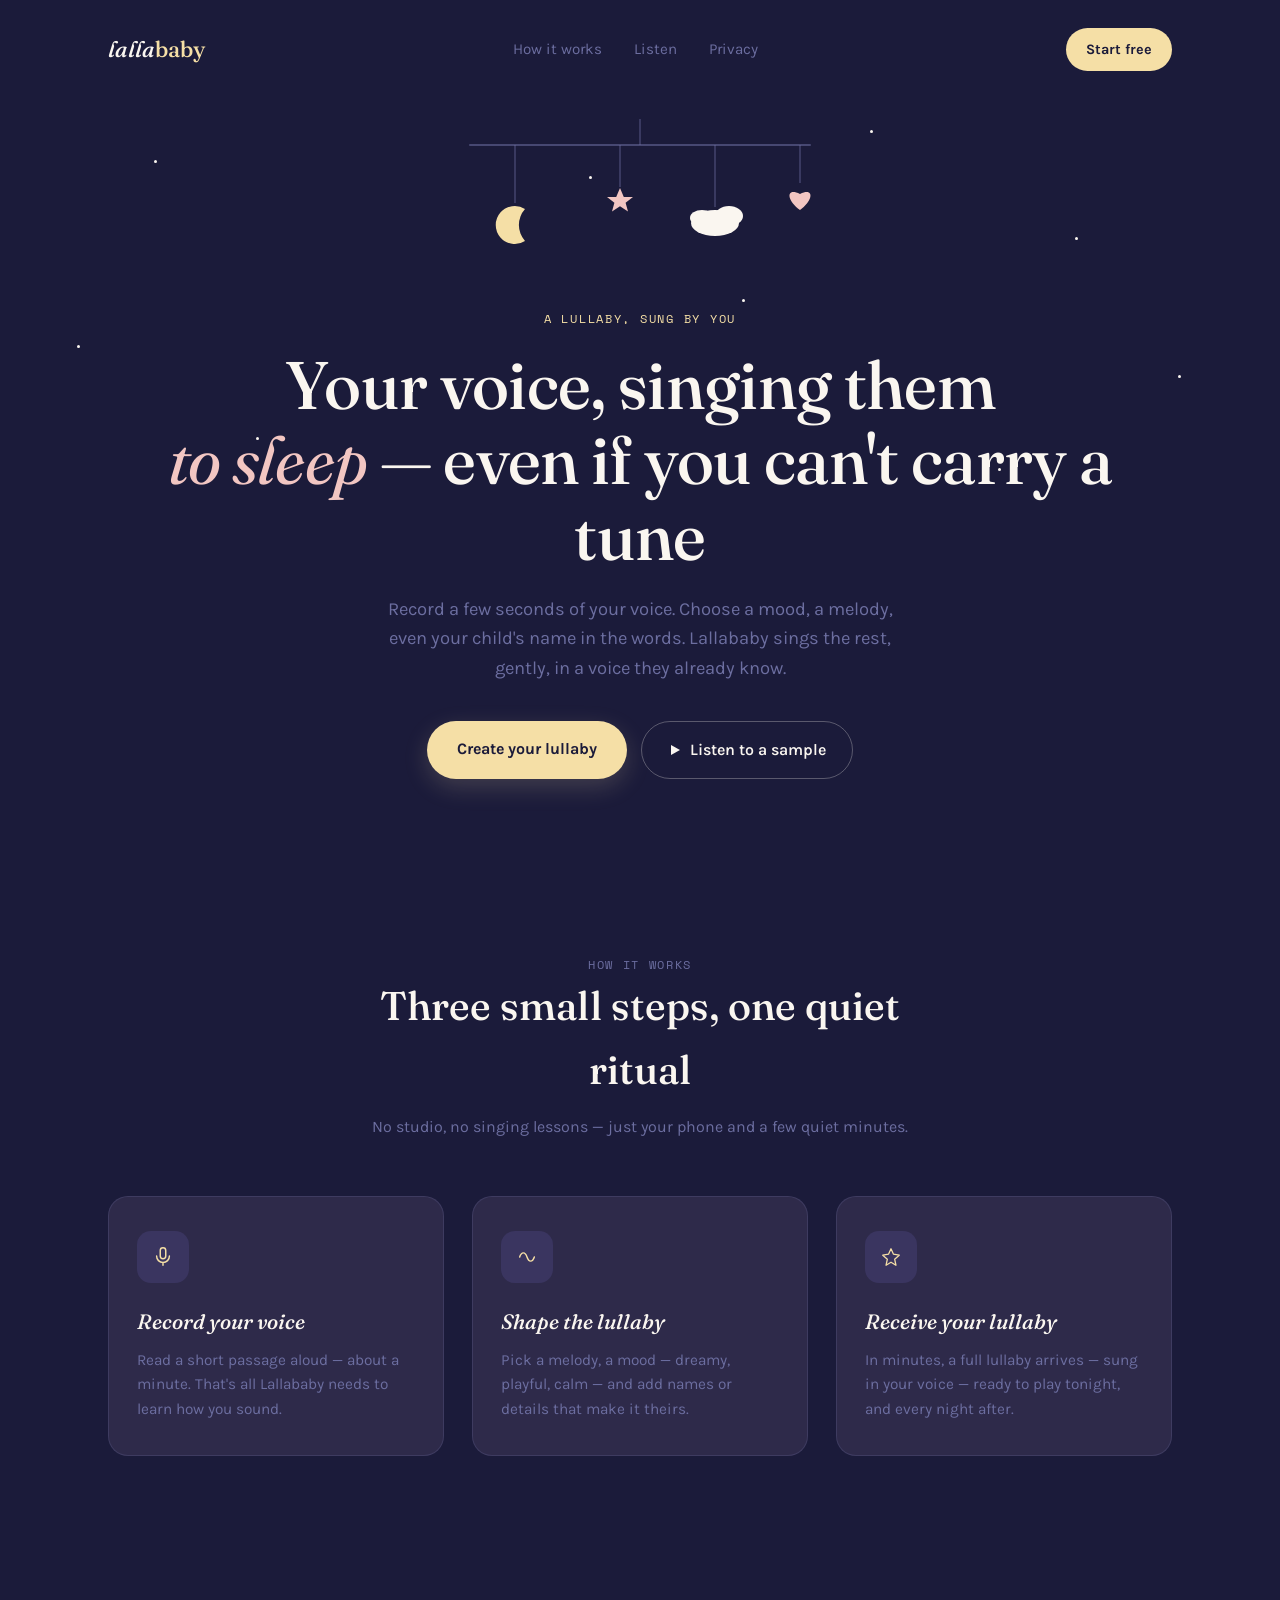
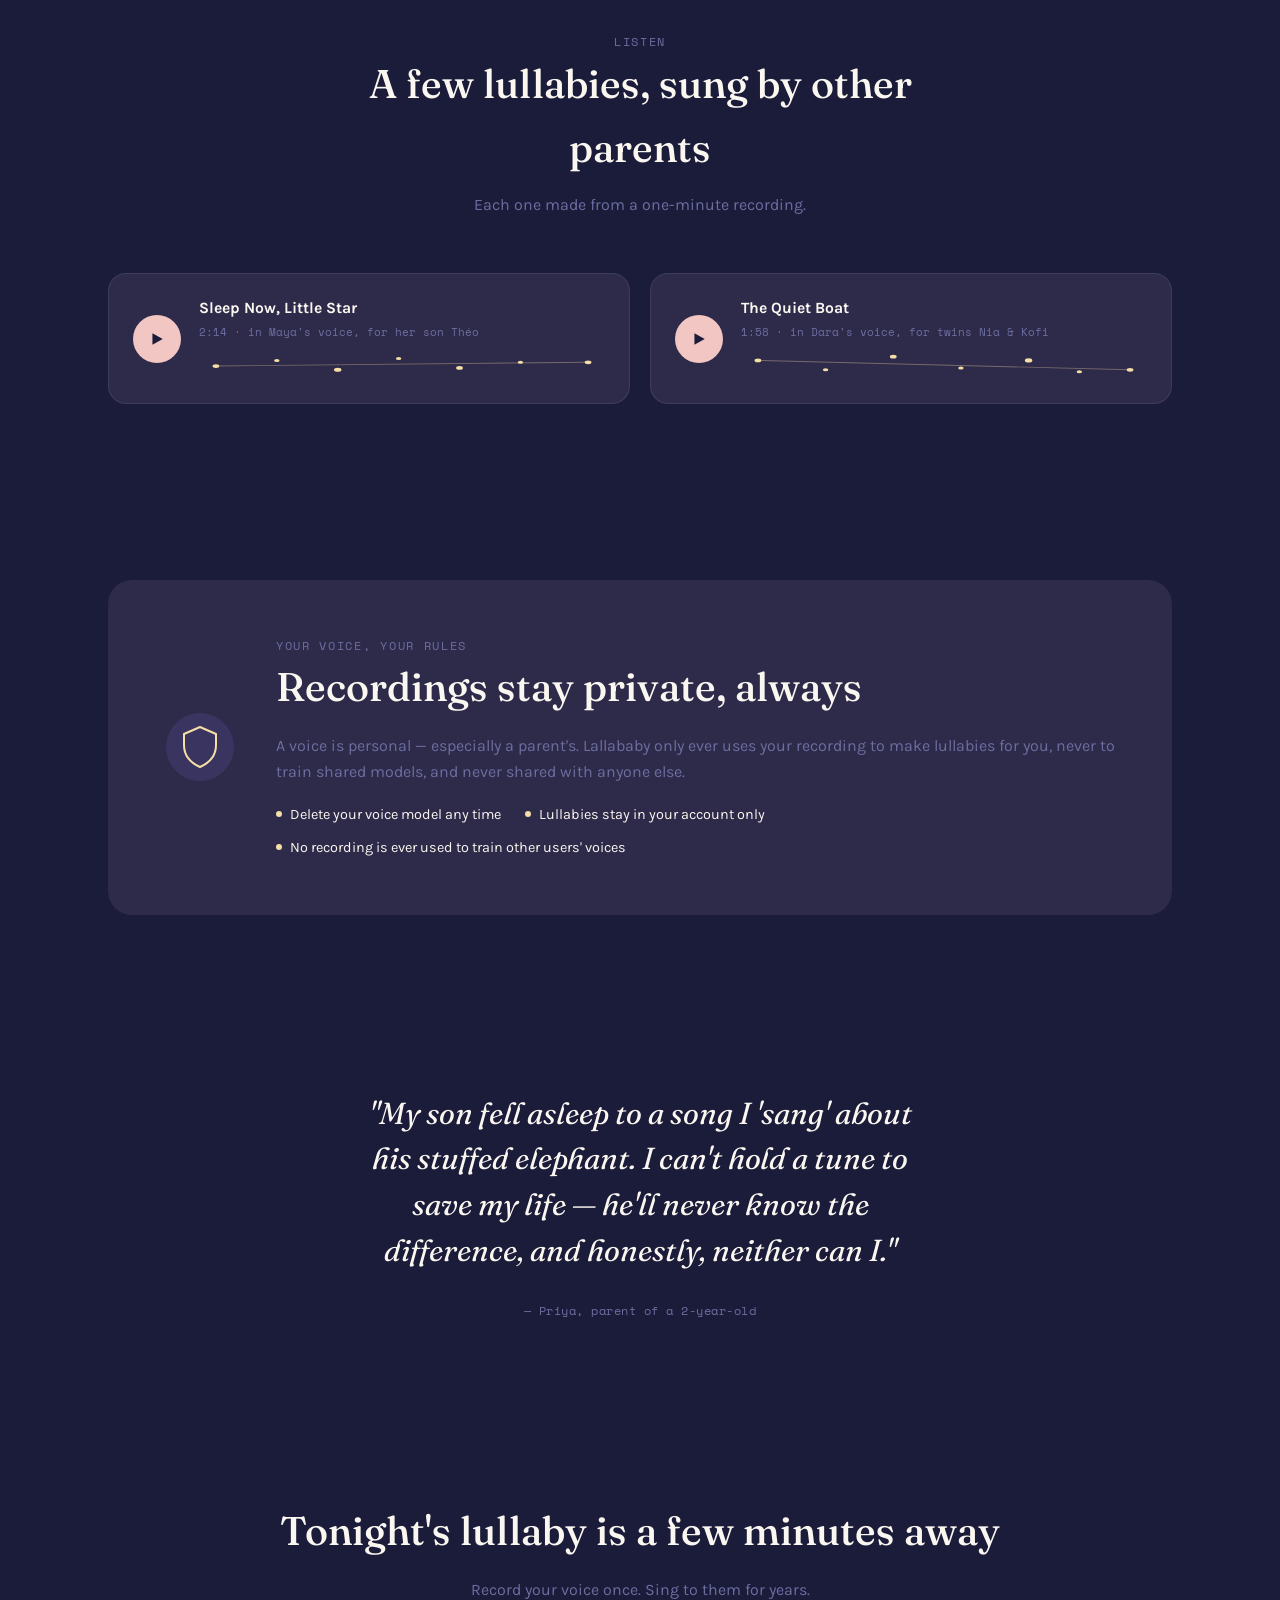
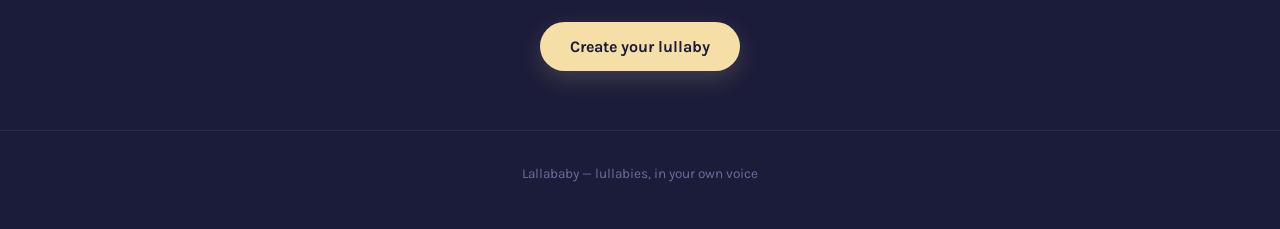
<file: landing/index.html>
<!DOCTYPE html>
<html lang="en">
<head>
<meta charset="UTF-8">
<meta name="viewport" content="width=device-width, initial-scale=1.0">
<title>Lallababy — Lullabies in your own voice</title>
<link rel="preconnect" href="https://fonts.googleapis.com">
<link href="https://fonts.googleapis.com/css2?family=Fraunces:ital,opsz,wght@0,9..144,400;0,9..144,500;0,9..144,600;1,9..144,400;1,9..144,500&family=Karla:wght@400;500;600;700&family=Space+Mono:wght@400;700&display=swap" rel="stylesheet">
<link rel="stylesheet" href="styles.css">
</head>
<body>

<nav class="nav wrap">
  <div class="logo">lalla<span>baby</span></div>
  <div class="nav-links">
    <a href="#how">How it works</a>
    <a href="#samples">Listen</a>
    <a href="#trust">Privacy</a>
  </div>
  <a href="#" class="nav-cta">Start free</a>
</nav>

<header class="hero">
  <div class="stars" aria-hidden="true">
    <div class="star-dot" style="top:8%;  left:12%;"></div>
    <div class="star-dot" style="top:18%; left:84%;"></div>
    <div class="star-dot" style="top:32%; left:6%;"></div>
    <div class="star-dot" style="top:10%; left:46%;"></div>
    <div class="star-dot" style="top:36%; left:92%;"></div>
    <div class="star-dot" style="top:4%;  left:68%;"></div>
    <div class="star-dot" style="top:26%; left:58%;"></div>
    <div class="star-dot" style="top:44%; left:20%;"></div>
    <div class="star-dot" style="top:48%; left:78%;"></div>
  </div>

  <!-- Signature element: a crib mobile.
       Each .swing group pivots exactly where its string meets the bar
       (transform-box: fill-box in the CSS), so the sway never clips. -->
  <svg class="mobile-hanger" viewBox="0 0 520 170" aria-hidden="true">
    <!-- hanging cord + bar -->
    <line x1="260" y1="0"  x2="260" y2="26" stroke="var(--periwinkle)" stroke-width="1.5" opacity="0.5"/>
    <line x1="90"  y1="26" x2="430" y2="26" stroke="var(--periwinkle)" stroke-width="2"   opacity="0.55" stroke-linecap="round"/>

    <!-- moon -->
    <g transform="translate(135,26)">
      <g class="swing">
        <line x1="0" y1="0" x2="0" y2="58" stroke="var(--periwinkle)" stroke-width="1.5" opacity="0.5"/>
        <g class="ornament" transform="translate(0,80)">
          <path d="M 10 -16 A 19 19 0 1 0 10 16 A 24 24 0 0 1 10 -16 Z" fill="var(--butter)"/>
        </g>
      </g>
    </g>

    <!-- star -->
    <g transform="translate(240,26)">
      <g class="swing swing--d1">
        <line x1="0" y1="0" x2="0" y2="42" stroke="var(--periwinkle)" stroke-width="1.5" opacity="0.5"/>
        <g class="ornament ornament--d1" transform="translate(0,56)">
          <path d="M0,-13 L3.8,-4 L13,-4 L5.6,1.8 L8,10.5 L0,5.2 L-8,10.5 L-5.6,1.8 L-13,-4 L-3.8,-4 Z" fill="var(--blush)"/>
        </g>
      </g>
    </g>

    <!-- cloud -->
    <g transform="translate(335,26)">
      <g class="swing swing--d2">
        <line x1="0" y1="0" x2="0" y2="62" stroke="var(--periwinkle)" stroke-width="1.5" opacity="0.5"/>
        <g class="ornament ornament--d2" transform="translate(0,76)">
          <ellipse cx="0"   cy="2"  rx="24" ry="13" fill="var(--cream)"/>
          <ellipse cx="14"  cy="-5" rx="14" ry="10" fill="var(--cream)"/>
          <ellipse cx="-13" cy="-3" rx="12" ry="8"  fill="var(--cream)"/>
        </g>
      </g>
    </g>

    <!-- heart -->
    <g transform="translate(420,26)">
      <g class="swing swing--d3">
        <line x1="0" y1="0" x2="0" y2="38" stroke="var(--periwinkle)" stroke-width="1.5" opacity="0.5"/>
        <g class="ornament" transform="translate(0,52)">
          <path d="M0,13 C-14,3 -14,-10 0,-3 C14,-10 14,3 0,13 Z" fill="var(--blush)"/>
        </g>
      </g>
    </g>
  </svg>

  <div class="wrap">
    <p class="eyebrow">a lullaby, sung by you</p>
    <h1>Your voice, singing them<br><em>to sleep</em> — even if you can't carry a tune</h1>
    <p class="sub">Record a few seconds of your voice. Choose a mood, a melody, even your child's name in the words. Lallababy sings the rest, gently, in a voice they already know.</p>
    <div class="hero-ctas">
      <a href="#" class="btn-primary">Create your lullaby</a>
      <a href="#samples" class="btn-secondary">
        <svg width="14" height="14" viewBox="0 0 14 14" fill="none"><path d="M3 2l9 5-9 5V2z" fill="currentColor"/></svg>
        Listen to a sample
      </a>
    </div>
  </div>
</header>

<section id="how">
  <div class="wrap">
    <div class="section-head">
      <p class="kicker">How it works</p>
      <h2>Three small steps, one quiet ritual</h2>
      <p>No studio, no singing lessons — just your phone and a few quiet minutes.</p>
    </div>
    <div class="steps">
      <div class="step">
        <div class="step-icon">
          <svg width="22" height="22" viewBox="0 0 24 24" fill="none"><rect x="9" y="2" width="6" height="12" rx="3" stroke="var(--butter)" stroke-width="1.6"/><path d="M5 11a7 7 0 0014 0M12 18v3" stroke="var(--butter)" stroke-width="1.6" stroke-linecap="round"/></svg>
        </div>
        <h3>Record your voice</h3>
        <p>Read a short passage aloud — about a minute. That's all Lallababy needs to learn how you sound.</p>
      </div>
      <div class="step">
        <div class="step-icon">
          <svg width="22" height="22" viewBox="0 0 24 24" fill="none"><path d="M4 12c2-6 6-6 8 0s6 6 8 0" stroke="var(--butter)" stroke-width="1.6" stroke-linecap="round"/></svg>
        </div>
        <h3>Shape the lullaby</h3>
        <p>Pick a melody, a mood — dreamy, playful, calm — and add names or details that make it theirs.</p>
      </div>
      <div class="step">
        <div class="step-icon">
          <svg width="22" height="22" viewBox="0 0 24 24" fill="none"><path d="M12 3l2.6 5.8L21 10l-5 4.4L17.4 21 12 17.7 6.6 21 8 14.4 3 10l6.4-1.2L12 3z" stroke="var(--butter)" stroke-width="1.4" stroke-linejoin="round"/></svg>
        </div>
        <h3>Receive your lullaby</h3>
        <p>In minutes, a full lullaby arrives — sung in your voice — ready to play tonight, and every night after.</p>
      </div>
    </div>
  </div>
</section>

<section id="samples">
  <div class="wrap">
    <div class="section-head">
      <p class="kicker">Listen</p>
      <h2>A few lullabies, sung by other parents</h2>
      <p>Each one made from a one-minute recording.</p>
    </div>
    <div class="samples">
      <div class="sample-card">
        <button class="play-btn" aria-label="Play sample: Sleep Now, Little Star">
          <svg viewBox="0 0 14 14" fill="none"><path d="M3 2l9 5-9 5V2z" fill="var(--ink)"/></svg>
        </button>
        <div class="sample-info">
          <div class="title">Sleep Now, Little Star</div>
          <div class="meta">2:14 · in Maya's voice, for her son Théo</div>
          <svg class="constellation" viewBox="0 0 240 32" preserveAspectRatio="none">
            <line x1="10" y1="16" x2="230" y2="12"/>
            <circle cx="10" cy="16" r="2"/><circle cx="46" cy="10" r="1.6"/><circle cx="82" cy="20" r="2.2"/>
            <circle cx="118" cy="8" r="1.6"/><circle cx="154" cy="18" r="2"/><circle cx="190" cy="12" r="1.6"/><circle cx="230" cy="12" r="2"/>
          </svg>
        </div>
      </div>
      <div class="sample-card">
        <button class="play-btn" aria-label="Play sample: The Quiet Boat">
          <svg viewBox="0 0 14 14" fill="none"><path d="M3 2l9 5-9 5V2z" fill="var(--ink)"/></svg>
        </button>
        <div class="sample-info">
          <div class="title">The Quiet Boat</div>
          <div class="meta">1:58 · in Dara's voice, for twins Nia & Kofi</div>
          <svg class="constellation" viewBox="0 0 240 32" preserveAspectRatio="none">
            <line x1="10" y1="10" x2="230" y2="20"/>
            <circle cx="10" cy="10" r="2"/><circle cx="50" cy="20" r="1.6"/><circle cx="90" cy="6" r="2"/>
            <circle cx="130" cy="18" r="1.6"/><circle cx="170" cy="10" r="2.2"/><circle cx="200" cy="22" r="1.6"/><circle cx="230" cy="20" r="2"/>
          </svg>
        </div>
      </div>
    </div>
  </div>
</section>

<section id="trust">
  <div class="wrap">
    <div class="trust">
      <svg class="trust-icon" width="72" height="72" viewBox="0 0 72 72" fill="none">
        <circle cx="36" cy="36" r="34" fill="var(--plum-light)"/>
        <path d="M36 16l16 7v11c0 12-7 18-16 22-9-4-16-10-16-22V23l16-7z" stroke="var(--butter)" stroke-width="2" stroke-linejoin="round"/>
      </svg>
      <div>
        <p class="kicker">Your voice, your rules</p>
        <h2>Recordings stay private, always</h2>
        <p>A voice is personal — especially a parent's. Lallababy only ever uses your recording to make lullabies for you, never to train shared models, and never shared with anyone else.</p>
        <ul>
          <li>Delete your voice model any time</li>
          <li>Lullabies stay in your account only</li>
          <li>No recording is ever used to train other users' voices</li>
        </ul>
      </div>
    </div>
  </div>
</section>

<section class="testimonial">
  <div class="wrap">
    <blockquote>"My son fell asleep to a song I 'sang' about his stuffed elephant. I can't hold a tune to save my life — he'll never know the difference, and honestly, neither can I."</blockquote>
    <cite>— Priya, parent of a 2-year-old</cite>
  </div>
</section>

<section class="closing">
  <div class="wrap">
    <h2>Tonight's lullaby is a few minutes away</h2>
    <p>Record your voice once. Sing to them for years.</p>
    <a href="#" class="btn-primary">Create your lullaby</a>
  </div>
</section>

<footer>
  <div class="wrap">Lallababy — lullabies, in your own voice</div>
</footer>

</body>
</html>
</file>
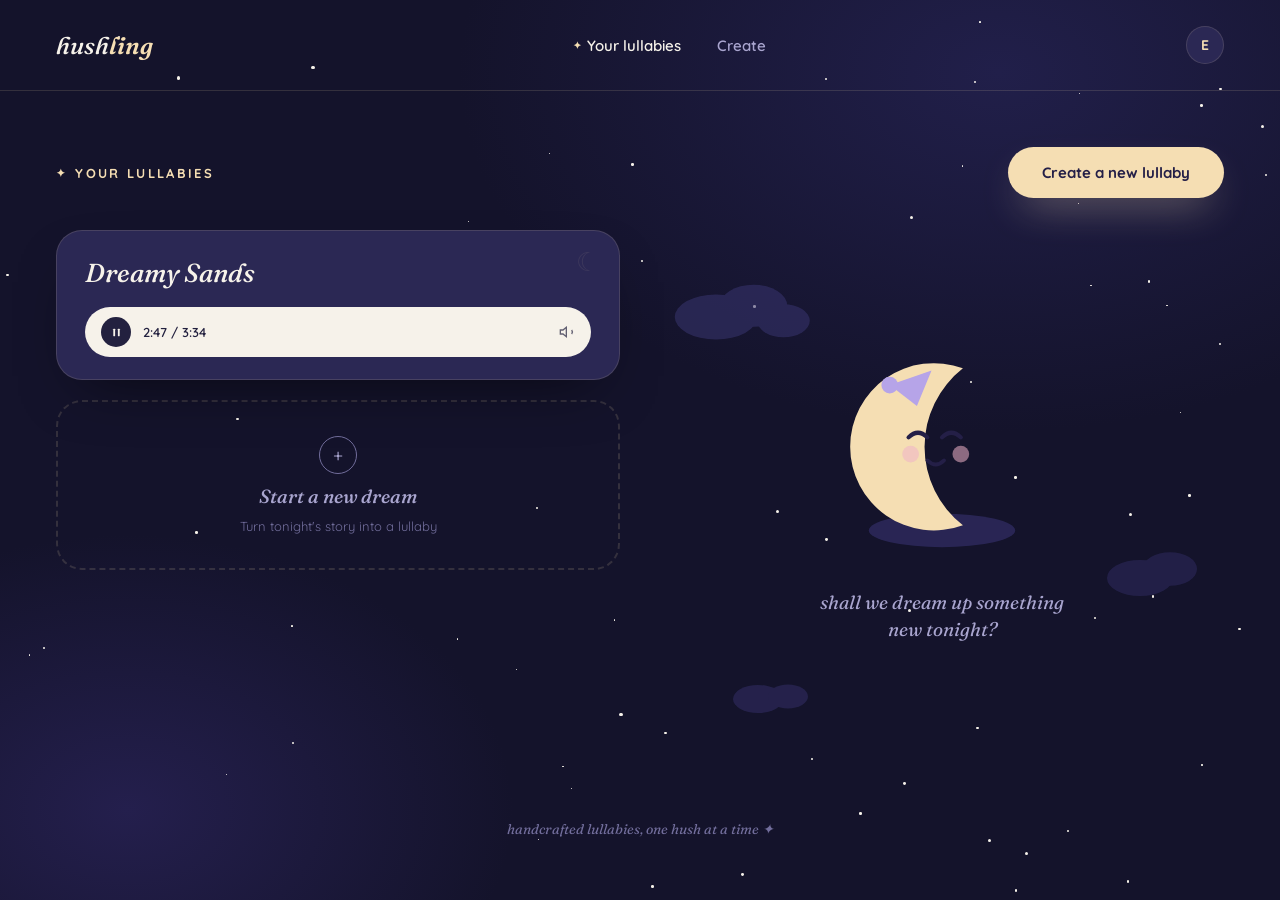
<file: landing/hushling-redesign-v2.html>
<!DOCTYPE html>
<html lang="en">
<head>
<meta charset="UTF-8">
<title>hushling — your lullabies</title>
<link rel="preconnect" href="https://fonts.googleapis.com">
<link href="https://fonts.googleapis.com/css2?family=Fraunces:ital,opsz,wght@0,9..144,400;0,9..144,500;0,9..144,600;1,9..144,400;1,9..144,500;1,9..144,600&family=Quicksand:wght@500;600;700&display=swap" rel="stylesheet">
<style>
  :root{
    --bg:#14132b;
    --bg2:#211f4a;
    --card:#2b2854;
    --card-border:rgba(245,222,179,.14);
    --gold:#f5deb3;
    --gold-strong:#f0cf94;
    --lavender:#b6a4e8;
    --rose:#eeb3c8;
    --text:#f6f2ea;
    --text-dim:#a9a5cf;
    --text-faint:#726e9c;
  }
  *{box-sizing:border-box; margin:0; padding:0;}
  html,body{height:100%;}
  body{
    background: radial-gradient(ellipse 900px 600px at 78% 8%, var(--bg2), transparent 60%),
                radial-gradient(ellipse 700px 500px at 10% 90%, #241f4d, transparent 55%),
                var(--bg);
    color:var(--text);
    font-family:'Quicksand', sans-serif;
    min-height:100vh;
    overflow-x:hidden;
    position:relative;
  }

  .starfield{ position:fixed; inset:0; pointer-events:none; z-index:0; }
  .star{ position:absolute; background:var(--text); border-radius:50%; animation:twinkle ease-in-out infinite; }
  @keyframes twinkle{ 0%,100%{opacity:.15;} 50%{opacity:.9;} }

  nav{
    position:relative; z-index:2;
    display:flex; align-items:center; justify-content:space-between;
    padding:26px 56px;
    border-bottom:1px solid var(--card-border);
  }
  .logo{ font-family:'Fraunces', serif; font-size:24px; font-style:italic; }
  .logo .hush{ color:var(--text); font-weight:500; }
  .logo .ling{ color:var(--gold); font-weight:600; }
  .navlinks{ display:flex; gap:36px; }
  .navlinks a{
    color:var(--text-dim); text-decoration:none; font-weight:600; font-size:15px;
    display:flex; align-items:center; gap:6px;
  }
  .navlinks a.active{ color:var(--text); }
  .navlinks a.active::before{ content:'✦'; color:var(--gold); font-size:10px; }
  .avatar{
    width:38px; height:38px; border-radius:50%;
    background:var(--card); border:1px solid var(--card-border);
    display:flex; align-items:center; justify-content:center;
    font-weight:700; color:var(--gold); font-size:14px;
  }

  main{
    position:relative; z-index:2;
    display:grid; grid-template-columns: 1fr 1fr;
    gap:40px;
    padding:32px 56px 40px;
    align-items:start;
    max-width:1400px; margin:0 auto;
  }

  .section-label{
    font-size:13px; font-weight:700; letter-spacing:.18em;
    color:var(--gold); text-transform:uppercase;
    display:flex; align-items:center; gap:8px;
    margin-bottom:22px;
  }
  .section-label::before{ content:'✦'; font-size:11px; }

  .cards{ display:flex; flex-direction:column; gap:20px; }

  .card{
    background:var(--card);
    border:1px solid var(--card-border);
    border-radius:26px;
    padding:26px 28px 22px;
    position:relative;
    overflow:hidden;
    box-shadow: 0 24px 60px -28px rgba(0,0,0,.65);
  }
  .card::after{
    content:'☾'; position:absolute; top:14px; right:20px;
    font-size:26px; color:var(--card-border); opacity:.6;
  }
  .card h3{
    font-family:'Fraunces', serif; font-style:italic; font-weight:500;
    font-size:26px; color:var(--text); margin-bottom:18px;
  }

  .player{
    background:var(--text);
    border-radius:999px;
    padding:10px 16px;
    display:flex; align-items:center; gap:12px;
    color:#23213f;
  }
  .playbtn{
    width:30px; height:30px; border-radius:50%; background:#23213f;
    display:flex; align-items:center; justify-content:center; flex-shrink:0;
  }
  .playbtn svg{ width:11px; height:11px; }
  .time{ font-size:13px; font-weight:600; white-space:nowrap; }
  .bars{ display:flex; align-items:center; gap:2px; flex:1; height:20px; }
  .bars span{
    width:3px; background:#23213f; opacity:.35; border-radius:2px;
    animation:bar-pulse 1.1s ease-in-out infinite;
  }
  @keyframes bar-pulse{ 0%,100%{height:5px;} 50%{height:16px;} }
  .icon-sm{ width:16px; height:16px; opacity:.7; flex-shrink:0; }

  .ghost-card{
    border:2px dashed var(--card-border);
    border-radius:26px;
    padding:34px 28px;
    display:flex; flex-direction:column; align-items:center; justify-content:center;
    gap:10px; text-align:center;
    cursor:pointer;
    transition:.25s ease;
  }
  .ghost-card:hover{
    border-color:var(--gold);
    background:rgba(245,222,179,.04);
    transform:translateY(-2px);
  }
  .ghost-plus{
    width:38px; height:38px; border-radius:50%;
    border:1.5px solid var(--text-faint);
    display:flex; align-items:center; justify-content:center;
    font-size:18px; color:var(--text-dim);
  }
  .ghost-card:hover .ghost-plus{ border-color:var(--gold); color:var(--gold); }
  .ghost-card h4{
    font-family:'Fraunces', serif; font-style:italic; font-weight:500;
    font-size:19px; color:var(--text-dim);
  }
  .ghost-card p{ font-size:13px; color:var(--text-faint); }

  /* ---- hero / mascot side ---- */
  .hero{
    position:relative;
    min-height:520px;
    display:flex; flex-direction:column; align-items:center; justify-content:center;
    text-align:center;
    gap:18px;
  }

  .cloud{ position:absolute; opacity:.55; filter:blur(.3px); animation:drift ease-in-out infinite alternate; }
  .cloud.c1{ top:8%; left:2%; width:150px; animation-duration:9s; }
  .cloud.c2{ top:60%; right:0%; width:120px; animation-duration:11s; animation-delay:1s; }
  .cloud.c3{ bottom:6%; left:12%; width:100px; animation-duration:8s; animation-delay:.5s; }
  @keyframes drift{ from{ transform:translateX(0);} to{ transform:translateX(26px);} }

  .moon-wrap{ position:relative; width:230px; animation:float 5s ease-in-out infinite; }
  @keyframes float{ 0%,100%{ transform:translateY(0);} 50%{ transform:translateY(-14px);} }

  .topbar{
    position:relative; z-index:2;
    display:flex; align-items:center; justify-content:space-between;
    max-width:1400px; margin:0 auto;
    padding:56px 56px 0;
  }
  .topbar .section-label{ margin-bottom:0; }

  .speech{
    font-family:'Fraunces', serif; font-style:italic; font-size:19px;
    color:var(--text-dim); max-width:280px; line-height:1.4;
  }

  .cta{
    background:var(--gold); color:#241f47;
    border:none; border-radius:999px; padding:16px 34px;
    font-family:'Quicksand', sans-serif; font-weight:700; font-size:15px;
    cursor:pointer; box-shadow:0 18px 40px -14px rgba(245,222,179,.45);
    transition:.2s ease;
  }
  .cta:hover{ background:var(--gold-strong); transform:translateY(-2px) scale(1.02); }

  footer{
    position:relative; z-index:2;
    text-align:center; padding:30px 0 46px;
    font-family:'Fraunces', serif; font-style:italic; font-size:14px;
    color:var(--text-faint);
  }

  @media (max-width: 880px){
    main{ grid-template-columns:1fr; padding:28px 24px 40px; }
    nav{ padding:20px 24px; }
    .topbar{ padding:36px 24px 0; flex-direction:column; align-items:flex-start; gap:18px; }
    .hero{ min-height:380px; }
  }
</style>
</head>
<body>

<div class="starfield" id="starfield"></div>

<nav>
  <div class="logo"><span class="hush">hush</span><span class="ling">ling</span></div>
  <div class="navlinks">
    <a href="#" class="active">Your lullabies</a>
    <a href="#">Create</a>
  </div>
  <div class="avatar">E</div>
</nav>

<div class="topbar">
  <div class="section-label">Your lullabies</div>
  <button class="cta">Create a new lullaby</button>
</div>

<main>
  <div>
    <div class="cards">
      <div class="card">
        <h3>Dreamy Sands</h3>
        <div class="player">
          <div class="playbtn">
            <svg viewBox="0 0 24 24" fill="#f6f2ea"><rect x="5" y="4" width="4" height="16" rx="1"/><rect x="15" y="4" width="4" height="16" rx="1"/></svg>
          </div>
          <span class="time">2:47 / 3:34</span>
          <div class="bars">
            <span style="animation-delay:0s"></span><span style="animation-delay:.1s"></span>
            <span style="animation-delay:.2s"></span><span style="animation-delay:.3s"></span>
            <span style="animation-delay:.15s"></span><span style="animation-delay:.25s"></span>
            <span style="animation-delay:.05s"></span><span style="animation-delay:.35s"></span>
          </div>
          <svg class="icon-sm" viewBox="0 0 24 24" fill="none" stroke="#23213f" stroke-width="2"><path d="M11 5 6 9H2v6h4l5 4V5Z"/><path d="M19 9a5 5 0 0 1 0 6"/></svg>
        </div>
      </div>

      <div class="ghost-card">
        <div class="ghost-plus">+</div>
        <h4>Start a new dream</h4>
        <p>Turn tonight's story into a lullaby</p>
      </div>
    </div>
  </div>

  <div class="hero">
    <svg class="cloud c1" viewBox="0 0 200 100"><ellipse cx="60" cy="60" rx="55" ry="30" fill="#3a3670"/><ellipse cx="110" cy="45" rx="45" ry="28" fill="#3a3670"/><ellipse cx="150" cy="65" rx="35" ry="22" fill="#3a3670"/></svg>
    <svg class="cloud c2" viewBox="0 0 200 100"><ellipse cx="60" cy="60" rx="55" ry="30" fill="#2f2b60"/><ellipse cx="110" cy="45" rx="45" ry="28" fill="#2f2b60"/></svg>
    <svg class="cloud c3" viewBox="0 0 200 100"><ellipse cx="60" cy="60" rx="50" ry="28" fill="#332f66"/><ellipse cx="120" cy="55" rx="40" ry="24" fill="#332f66"/></svg>

    <div class="moon-wrap">
      <svg viewBox="0 0 220 220" width="100%">
        <ellipse cx="110" cy="185" rx="70" ry="16" fill="#2f2b60" opacity=".8"/>
        <path d="M130 30
                 a80 80 0 1 0 0 150
                 a95 95 0 0 1 0 -150 Z"
              fill="#f5deb3"/>
        <path d="M78 96
                 q9 -9 18 0" stroke="#241f47" stroke-width="4" fill="none" stroke-linecap="round"/>
        <path d="M110 96
                 q9 -9 18 0" stroke="#241f47" stroke-width="4" fill="none" stroke-linecap="round"/>
        <circle cx="80" cy="112" r="8" fill="#eeb3c8" opacity=".55"/>
        <circle cx="128" cy="112" r="8" fill="#eeb3c8" opacity=".55"/>
        <path d="M96 118 q8 8 16 0" stroke="#241f47" stroke-width="3.5" fill="none" stroke-linecap="round"/>
        <path d="M60 46 L100 32 L86 66 Z" fill="#b6a4e8"/>
        <circle cx="60" cy="46" r="8" fill="#b6a4e8"/>
      </svg>
    </div>

    <p class="speech">shall we dream up something new tonight?</p>
  </div>
</main>

<footer>handcrafted lullabies, one hush at a time ✦</footer>

<script>
  const field = document.getElementById('starfield');
  const n = 70;
  for(let i=0;i<n;i++){
    const s = document.createElement('div');
    s.className = 'star';
    const size = Math.random()*2.4 + 1;
    s.style.width = size+'px';
    s.style.height = size+'px';
    s.style.top = Math.random()*100+'%';
    s.style.left = Math.random()*100+'%';
    s.style.animationDuration = (Math.random()*3 + 2)+'s';
    s.style.animationDelay = (Math.random()*4)+'s';
    field.appendChild(s);
  }
</script>

</body>
</html>
</file>
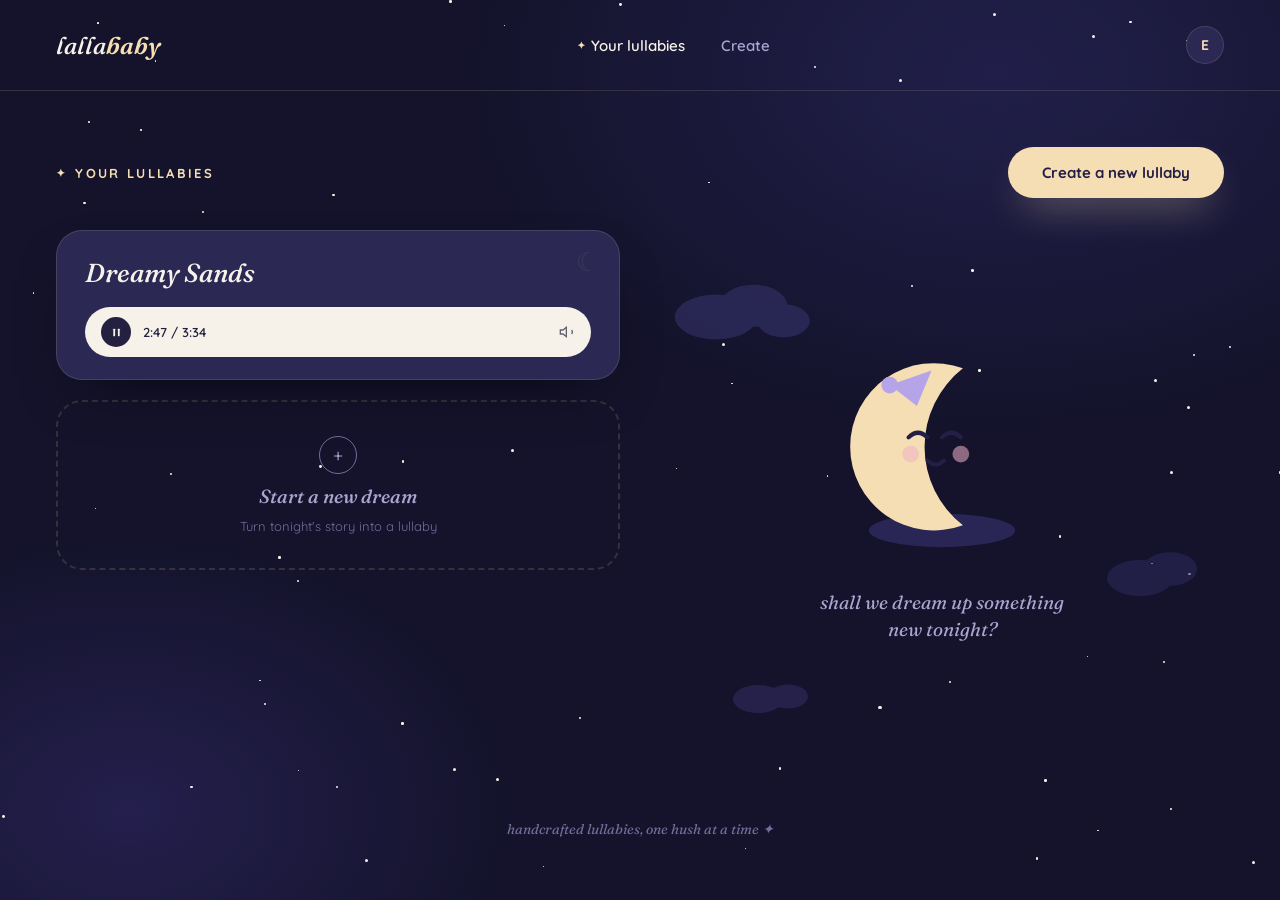
<file: landing/lallababy-redesign-v2.html>
<!DOCTYPE html>
<html lang="en">
<head>
<meta charset="UTF-8">
<title>lallababy — your lullabies</title>
<link rel="preconnect" href="https://fonts.googleapis.com">
<link href="https://fonts.googleapis.com/css2?family=Fraunces:ital,opsz,wght@0,9..144,400;0,9..144,500;0,9..144,600;1,9..144,400;1,9..144,500;1,9..144,600&family=Quicksand:wght@500;600;700&display=swap" rel="stylesheet">
<style>
  :root{
    --bg:#14132b;
    --bg2:#211f4a;
    --card:#2b2854;
    --card-border:rgba(245,222,179,.14);
    --gold:#f5deb3;
    --gold-strong:#f0cf94;
    --lavender:#b6a4e8;
    --rose:#eeb3c8;
    --text:#f6f2ea;
    --text-dim:#a9a5cf;
    --text-faint:#726e9c;
  }
  *{box-sizing:border-box; margin:0; padding:0;}
  html,body{height:100%;}
  body{
    background: radial-gradient(ellipse 900px 600px at 78% 8%, var(--bg2), transparent 60%),
                radial-gradient(ellipse 700px 500px at 10% 90%, #241f4d, transparent 55%),
                var(--bg);
    color:var(--text);
    font-family:'Quicksand', sans-serif;
    min-height:100vh;
    overflow-x:hidden;
    position:relative;
  }

  .starfield{ position:fixed; inset:0; pointer-events:none; z-index:0; }
  .star{ position:absolute; background:var(--text); border-radius:50%; animation:twinkle ease-in-out infinite; }
  @keyframes twinkle{ 0%,100%{opacity:.15;} 50%{opacity:.9;} }

  nav{
    position:relative; z-index:2;
    display:flex; align-items:center; justify-content:space-between;
    padding:26px 56px;
    border-bottom:1px solid var(--card-border);
  }
  .logo{ font-family:'Fraunces', serif; font-size:24px; font-style:italic; }
  .logo .hush{ color:var(--text); font-weight:500; }
  .logo .ling{ color:var(--gold); font-weight:600; }
  .navlinks{ display:flex; gap:36px; }
  .navlinks a{
    color:var(--text-dim); text-decoration:none; font-weight:600; font-size:15px;
    display:flex; align-items:center; gap:6px;
  }
  .navlinks a.active{ color:var(--text); }
  .navlinks a.active::before{ content:'✦'; color:var(--gold); font-size:10px; }
  .avatar{
    width:38px; height:38px; border-radius:50%;
    background:var(--card); border:1px solid var(--card-border);
    display:flex; align-items:center; justify-content:center;
    font-weight:700; color:var(--gold); font-size:14px;
  }

  main{
    position:relative; z-index:2;
    display:grid; grid-template-columns: 1fr 1fr;
    gap:40px;
    padding:32px 56px 40px;
    align-items:start;
    max-width:1400px; margin:0 auto;
  }

  .section-label{
    font-size:13px; font-weight:700; letter-spacing:.18em;
    color:var(--gold); text-transform:uppercase;
    display:flex; align-items:center; gap:8px;
    margin-bottom:22px;
  }
  .section-label::before{ content:'✦'; font-size:11px; }

  .cards{ display:flex; flex-direction:column; gap:20px; }

  .card{
    background:var(--card);
    border:1px solid var(--card-border);
    border-radius:26px;
    padding:26px 28px 22px;
    position:relative;
    overflow:hidden;
    box-shadow: 0 24px 60px -28px rgba(0,0,0,.65);
  }
  .card::after{
    content:'☾'; position:absolute; top:14px; right:20px;
    font-size:26px; color:var(--card-border); opacity:.6;
  }
  .card h3{
    font-family:'Fraunces', serif; font-style:italic; font-weight:500;
    font-size:26px; color:var(--text); margin-bottom:18px;
  }

  .player{
    background:var(--text);
    border-radius:999px;
    padding:10px 16px;
    display:flex; align-items:center; gap:12px;
    color:#23213f;
  }
  .playbtn{
    width:30px; height:30px; border-radius:50%; background:#23213f;
    display:flex; align-items:center; justify-content:center; flex-shrink:0;
  }
  .playbtn svg{ width:11px; height:11px; }
  .time{ font-size:13px; font-weight:600; white-space:nowrap; }
  .bars{ display:flex; align-items:center; gap:2px; flex:1; height:20px; }
  .bars span{
    width:3px; background:#23213f; opacity:.35; border-radius:2px;
    animation:bar-pulse 1.1s ease-in-out infinite;
  }
  @keyframes bar-pulse{ 0%,100%{height:5px;} 50%{height:16px;} }
  .icon-sm{ width:16px; height:16px; opacity:.7; flex-shrink:0; }

  .ghost-card{
    border:2px dashed var(--card-border);
    border-radius:26px;
    padding:34px 28px;
    display:flex; flex-direction:column; align-items:center; justify-content:center;
    gap:10px; text-align:center;
    cursor:pointer;
    transition:.25s ease;
  }
  .ghost-card:hover{
    border-color:var(--gold);
    background:rgba(245,222,179,.04);
    transform:translateY(-2px);
  }
  .ghost-plus{
    width:38px; height:38px; border-radius:50%;
    border:1.5px solid var(--text-faint);
    display:flex; align-items:center; justify-content:center;
    font-size:18px; color:var(--text-dim);
  }
  .ghost-card:hover .ghost-plus{ border-color:var(--gold); color:var(--gold); }
  .ghost-card h4{
    font-family:'Fraunces', serif; font-style:italic; font-weight:500;
    font-size:19px; color:var(--text-dim);
  }
  .ghost-card p{ font-size:13px; color:var(--text-faint); }

  /* ---- hero / mascot side ---- */
  .hero{
    position:relative;
    min-height:520px;
    display:flex; flex-direction:column; align-items:center; justify-content:center;
    text-align:center;
    gap:18px;
  }

  .cloud{ position:absolute; opacity:.55; filter:blur(.3px); animation:drift ease-in-out infinite alternate; }
  .cloud.c1{ top:8%; left:2%; width:150px; animation-duration:9s; }
  .cloud.c2{ top:60%; right:0%; width:120px; animation-duration:11s; animation-delay:1s; }
  .cloud.c3{ bottom:6%; left:12%; width:100px; animation-duration:8s; animation-delay:.5s; }
  @keyframes drift{ from{ transform:translateX(0);} to{ transform:translateX(26px);} }

  .moon-wrap{ position:relative; width:230px; animation:float 5s ease-in-out infinite; }
  @keyframes float{ 0%,100%{ transform:translateY(0);} 50%{ transform:translateY(-14px);} }

  .topbar{
    position:relative; z-index:2;
    display:flex; align-items:center; justify-content:space-between;
    max-width:1400px; margin:0 auto;
    padding:56px 56px 0;
  }
  .topbar .section-label{ margin-bottom:0; }

  .speech{
    font-family:'Fraunces', serif; font-style:italic; font-size:19px;
    color:var(--text-dim); max-width:280px; line-height:1.4;
  }

  .cta{
    background:var(--gold); color:#241f47;
    border:none; border-radius:999px; padding:16px 34px;
    font-family:'Quicksand', sans-serif; font-weight:700; font-size:15px;
    cursor:pointer; box-shadow:0 18px 40px -14px rgba(245,222,179,.45);
    transition:.2s ease;
  }
  .cta:hover{ background:var(--gold-strong); transform:translateY(-2px) scale(1.02); }

  footer{
    position:relative; z-index:2;
    text-align:center; padding:30px 0 46px;
    font-family:'Fraunces', serif; font-style:italic; font-size:14px;
    color:var(--text-faint);
  }

  @media (max-width: 880px){
    main{ grid-template-columns:1fr; padding:28px 24px 40px; }
    nav{ padding:20px 24px; }
    .topbar{ padding:36px 24px 0; flex-direction:column; align-items:flex-start; gap:18px; }
    .hero{ min-height:380px; }
  }
</style>
</head>
<body>

<div class="starfield" id="starfield"></div>

<nav>
  <div class="logo"><span class="hush">lalla</span><span class="ling">baby</span></div>
  <div class="navlinks">
    <a href="#" class="active">Your lullabies</a>
    <a href="#">Create</a>
  </div>
  <div class="avatar">E</div>
</nav>

<div class="topbar">
  <div class="section-label">Your lullabies</div>
  <button class="cta">Create a new lullaby</button>
</div>

<main>
  <div>
    <div class="cards">
      <div class="card">
        <h3>Dreamy Sands</h3>
        <div class="player">
          <div class="playbtn">
            <svg viewBox="0 0 24 24" fill="#f6f2ea"><rect x="5" y="4" width="4" height="16" rx="1"/><rect x="15" y="4" width="4" height="16" rx="1"/></svg>
          </div>
          <span class="time">2:47 / 3:34</span>
          <div class="bars">
            <span style="animation-delay:0s"></span><span style="animation-delay:.1s"></span>
            <span style="animation-delay:.2s"></span><span style="animation-delay:.3s"></span>
            <span style="animation-delay:.15s"></span><span style="animation-delay:.25s"></span>
            <span style="animation-delay:.05s"></span><span style="animation-delay:.35s"></span>
          </div>
          <svg class="icon-sm" viewBox="0 0 24 24" fill="none" stroke="#23213f" stroke-width="2"><path d="M11 5 6 9H2v6h4l5 4V5Z"/><path d="M19 9a5 5 0 0 1 0 6"/></svg>
        </div>
      </div>

      <div class="ghost-card">
        <div class="ghost-plus">+</div>
        <h4>Start a new dream</h4>
        <p>Turn tonight's story into a lullaby</p>
      </div>
    </div>
  </div>

  <div class="hero">
    <svg class="cloud c1" viewBox="0 0 200 100"><ellipse cx="60" cy="60" rx="55" ry="30" fill="#3a3670"/><ellipse cx="110" cy="45" rx="45" ry="28" fill="#3a3670"/><ellipse cx="150" cy="65" rx="35" ry="22" fill="#3a3670"/></svg>
    <svg class="cloud c2" viewBox="0 0 200 100"><ellipse cx="60" cy="60" rx="55" ry="30" fill="#2f2b60"/><ellipse cx="110" cy="45" rx="45" ry="28" fill="#2f2b60"/></svg>
    <svg class="cloud c3" viewBox="0 0 200 100"><ellipse cx="60" cy="60" rx="50" ry="28" fill="#332f66"/><ellipse cx="120" cy="55" rx="40" ry="24" fill="#332f66"/></svg>

    <div class="moon-wrap">
      <svg viewBox="0 0 220 220" width="100%">
        <ellipse cx="110" cy="185" rx="70" ry="16" fill="#2f2b60" opacity=".8"/>
        <path d="M130 30
                 a80 80 0 1 0 0 150
                 a95 95 0 0 1 0 -150 Z"
              fill="#f5deb3"/>
        <path d="M78 96
                 q9 -9 18 0" stroke="#241f47" stroke-width="4" fill="none" stroke-linecap="round"/>
        <path d="M110 96
                 q9 -9 18 0" stroke="#241f47" stroke-width="4" fill="none" stroke-linecap="round"/>
        <circle cx="80" cy="112" r="8" fill="#eeb3c8" opacity=".55"/>
        <circle cx="128" cy="112" r="8" fill="#eeb3c8" opacity=".55"/>
        <path d="M96 118 q8 8 16 0" stroke="#241f47" stroke-width="3.5" fill="none" stroke-linecap="round"/>
        <path d="M60 46 L100 32 L86 66 Z" fill="#b6a4e8"/>
        <circle cx="60" cy="46" r="8" fill="#b6a4e8"/>
      </svg>
    </div>

    <p class="speech">shall we dream up something new tonight?</p>
  </div>
</main>

<footer>handcrafted lullabies, one hush at a time ✦</footer>

<script>
  const field = document.getElementById('starfield');
  const n = 70;
  for(let i=0;i<n;i++){
    const s = document.createElement('div');
    s.className = 'star';
    const size = Math.random()*2.4 + 1;
    s.style.width = size+'px';
    s.style.height = size+'px';
    s.style.top = Math.random()*100+'%';
    s.style.left = Math.random()*100+'%';
    s.style.animationDuration = (Math.random()*3 + 2)+'s';
    s.style.animationDelay = (Math.random()*4)+'s';
    field.appendChild(s);
  }
</script>

</body>
</html>
</file>
<file: landing/styles.css>
/* ============================================================
   Lallababy — design system
   Twilight nursery: ink indigo night, moonlight butter accents.
   Typography: Fraunces (display) · Karla (body) · Space Mono (labels)
   ============================================================ */

:root{
  /* Palette */
  --ink: #1B1B3A;            /* night sky — page background */
  --plum: #2E2A4A;           /* card / section surfaces */
  --plum-light: #3A3560;     /* raised surfaces, icon chips */
  --periwinkle: #6C6EA0;     /* secondary text, borders */
  --butter: #F5DFA6;         /* primary accent — moonlight */
  --blush: #F2C6C2;          /* warm accent — voice & care */
  --cream: #FAF6F0;          /* main text on dark */

  /* Derived */
  --border-soft: rgba(108,110,160,0.25);
  --border-softer: rgba(250,246,240,0.28);
  --shadow-butter: 0 8px 24px rgba(245,223,166,0.18);

  /* Type */
  --font-display: 'Fraunces', serif;
  --font-body: 'Karla', sans-serif;
  --font-mono: 'Space Mono', monospace;

  /* Rhythm */
  --radius-card: 20px;
  --radius-pill: 100px;
  --section-pad: clamp(56px, 10vw, 88px);
}

/* ---------- Base ---------- */
*{ box-sizing: border-box; }
html{ scroll-behavior: smooth; }
body{
  margin: 0;
  background: var(--ink);
  color: var(--cream);
  font-family: var(--font-body);
  line-height: 1.6;
  -webkit-font-smoothing: antialiased;
}
img, svg{ display: block; max-width: 100%; }
a{ color: inherit; }
::selection{ background: var(--butter); color: var(--ink); }

:focus-visible{
  outline: 2px solid var(--butter);
  outline-offset: 3px;
  border-radius: 4px;
}

.wrap{
  max-width: 1120px;
  margin: 0 auto;
  padding: 0 clamp(18px, 5vw, 28px);
}

/* ---------- Nav ---------- */
.nav{
  display: flex;
  align-items: center;
  justify-content: space-between;
  gap: 16px;
  padding-top: clamp(18px, 4vw, 28px);
  padding-bottom: clamp(18px, 4vw, 28px);
}
.logo{
  font-family: var(--font-display);
  font-style: italic;
  font-weight: 500;
  font-size: 1.4rem;
}
.logo span{ color: var(--butter); font-style: normal; }
.nav-links{
  display: flex;
  gap: 32px;
  font-size: 0.95rem;
  color: var(--periwinkle);
}
.nav-links a{ text-decoration: none; transition: color .2s; }
.nav-links a:hover{ color: var(--cream); }
.nav-cta{
  background: var(--butter);
  color: var(--ink);
  padding: 10px 20px;
  border-radius: var(--radius-pill);
  font-weight: 700;
  font-size: 0.9rem;
  text-decoration: none;
  white-space: nowrap;
}

/* ---------- Hero ---------- */
.hero{
  padding-top: clamp(8px, 3vw, 20px);
  padding-bottom: var(--section-pad);
  text-align: center;
  position: relative;
}

/* Starfield */
.stars{
  position: absolute;
  inset: 0;
  pointer-events: none;
  z-index: 0;
  overflow: hidden;
}
.star-dot{
  position: absolute;
  width: 3px; height: 3px;
  background: var(--cream);
  border-radius: 50%;
  animation: twinkle 4s ease-in-out infinite;
}
.star-dot:nth-child(2n){ animation-delay: 1.3s; }
.star-dot:nth-child(3n){ animation-delay: 2.6s; }
@keyframes twinkle{
  0%, 100%{ opacity: .15; }
  50%     { opacity: .7; }
}

/* --- Signature element: the crib mobile ---
   Each ornament swings from the exact point where its string
   meets the bar. transform-box: fill-box makes the pivot local
   to the group, so nothing drifts out of frame. */
.mobile-hanger{
  position: relative;
  z-index: 1;
  margin: 0 auto;
  width: min(520px, 100%);
  overflow: visible;
}
.swing{
  transform-box: fill-box;
  transform-origin: 50% 0;
  animation: sway 7s ease-in-out infinite;
}
.swing--d1{ animation-delay: -1.5s; }
.swing--d2{ animation-delay: -3s; }
.swing--d3{ animation-delay: -4.5s; }
@keyframes sway{
  0%, 100%{ transform: rotate(-2.5deg); }
  50%     { transform: rotate(2.5deg); }
}
.ornament{
  animation: glow 3.6s ease-in-out infinite;
}
.ornament--d1{ animation-delay: -1.2s; }
.ornament--d2{ animation-delay: -2.4s; }
@keyframes glow{
  0%, 100%{ opacity: .8; }
  50%     { opacity: 1; }
}

/* Hero copy */
.eyebrow{
  font-family: var(--font-mono);
  font-size: 0.78rem;
  letter-spacing: 0.14em;
  text-transform: uppercase;
  color: var(--butter);
  margin: 20px 0 18px;
}
h1{
  font-family: var(--font-display);
  font-weight: 500;
  font-size: clamp(2.1rem, 6.5vw, 4.2rem);
  line-height: 1.12;
  margin: 0 0 22px;
  letter-spacing: -0.01em;
}
h1 em{
  font-style: italic;
  font-weight: 400;
  color: var(--blush);
}
.sub{
  font-size: clamp(1rem, 2.5vw, 1.15rem);
  color: var(--periwinkle);
  max-width: 540px;
  margin: 0 auto 38px;
}
.hero-ctas{
  display: flex;
  gap: 14px;
  justify-content: center;
  flex-wrap: wrap;
}

/* ---------- Buttons ---------- */
.btn-primary{
  background: var(--butter);
  color: var(--ink);
  padding: 15px 30px;
  border-radius: var(--radius-pill);
  font-weight: 700;
  text-decoration: none;
  font-size: 1rem;
  box-shadow: var(--shadow-butter);
  transition: transform .2s ease;
}
.btn-primary:hover{ transform: translateY(-2px); }
.btn-secondary{
  background: transparent;
  color: var(--cream);
  padding: 15px 26px;
  border-radius: var(--radius-pill);
  border: 1px solid var(--border-softer);
  font-weight: 600;
  text-decoration: none;
  font-size: 1rem;
  display: inline-flex;
  align-items: center;
  gap: 8px;
  transition: border-color .2s ease;
}
.btn-secondary:hover{ border-color: var(--butter); }

/* ---------- Section shell ---------- */
section{ padding: var(--section-pad) 0; }
.section-head{
  text-align: center;
  max-width: 560px;
  margin: 0 auto clamp(36px, 7vw, 56px);
}
.kicker{
  font-family: var(--font-mono);
  font-size: 0.75rem;
  letter-spacing: 0.14em;
  text-transform: uppercase;
  color: var(--butter);
  margin-bottom: 14px;
}
h2{
  font-family: var(--font-display);
  font-weight: 500;
  font-size: clamp(1.7rem, 4.2vw, 2.5rem);
  margin: 0 0 12px;
}
.section-head p{ color: var(--periwinkle); margin: 0; }

/* ---------- How it works ---------- */
.steps{
  display: grid;
  grid-template-columns: repeat(3, 1fr);
  gap: clamp(16px, 3vw, 28px);
}
.step{
  background: var(--plum);
  border: 1px solid var(--border-soft);
  border-radius: var(--radius-card);
  padding: clamp(26px, 4vw, 34px) clamp(22px, 3.5vw, 28px);
}
.step-icon{
  width: 52px; height: 52px;
  border-radius: 14px;
  background: var(--plum-light);
  display: flex;
  align-items: center;
  justify-content: center;
  margin-bottom: 22px;
}
.step h3{
  font-family: var(--font-display);
  font-weight: 500;
  font-style: italic;
  font-size: 1.3rem;
  margin: 0 0 10px;
}
.step p{
  color: var(--periwinkle);
  font-size: 0.96rem;
  margin: 0;
}

/* ---------- Samples ---------- */
.samples{
  display: grid;
  grid-template-columns: repeat(2, 1fr);
  gap: 20px;
}
.sample-card{
  background: var(--plum);
  border: 1px solid var(--border-soft);
  border-radius: 18px;
  padding: 22px 24px;
  display: flex;
  align-items: center;
  gap: 18px;
}
.play-btn{
  flex: 0 0 auto;
  width: 48px; height: 48px;
  border-radius: 50%;
  background: var(--blush);
  border: none;
  display: flex;
  align-items: center;
  justify-content: center;
  cursor: pointer;
  transition: transform .15s ease;
}
.play-btn:hover{ transform: scale(1.06); }
.play-btn svg{ width: 16px; height: 16px; }
.sample-info{ flex: 1; min-width: 0; }
.sample-info .title{
  font-weight: 700;
  font-size: 0.98rem;
  margin-bottom: 2px;
}
.sample-info .meta{
  font-family: var(--font-mono);
  font-size: 0.7rem;
  color: var(--periwinkle);
}
.constellation{ height: 30px; margin-top: 10px; width: 100%; }
.constellation circle{ fill: var(--butter); }
.constellation line{ stroke: rgba(245,223,166,0.35); stroke-width: 1; }

/* ---------- Trust ---------- */
.trust{
  background: var(--plum);
  border-radius: 24px;
  padding: clamp(34px, 6vw, 56px);
  display: flex;
  gap: 40px;
  align-items: center;
}
.trust-icon{ flex: 0 0 auto; }
.trust h2{ margin-bottom: 14px; }
.trust p{ color: var(--periwinkle); margin: 0; }
.trust ul{
  list-style: none;
  padding: 0;
  margin: 18px 0 0;
  display: flex;
  flex-wrap: wrap;
  gap: 10px 24px;
  font-size: 0.9rem;
}
.trust ul li{
  display: flex;
  align-items: center;
  gap: 8px;
}
.trust ul li::before{
  content: "";
  width: 6px; height: 6px;
  border-radius: 50%;
  background: var(--butter);
  flex: 0 0 auto;
}

/* ---------- Testimonial ---------- */
.testimonial{
  text-align: center;
  max-width: 640px;
  margin: 0 auto;
}
.testimonial blockquote{
  font-family: var(--font-display);
  font-style: italic;
  font-weight: 400;
  font-size: clamp(1.25rem, 3.2vw, 1.9rem);
  line-height: 1.5;
  margin: 0 0 24px;
}
.testimonial cite{
  font-style: normal;
  font-family: var(--font-mono);
  font-size: 0.78rem;
  color: var(--periwinkle);
  letter-spacing: 0.04em;
}

/* ---------- Closing ---------- */
.closing{
  text-align: center;
  padding-bottom: clamp(48px, 8vw, 70px);
}
.closing h2{ margin-bottom: 14px; }
.closing p{ color: var(--periwinkle); margin: 0 0 32px; }

footer{
  border-top: 1px solid rgba(108,110,160,0.2);
  padding: 32px 0 44px;
  text-align: center;
  color: var(--periwinkle);
  font-size: 0.85rem;
}

/* ============================================================
   Responsive
   ============================================================ */
@media (max-width: 860px){
  .steps{ grid-template-columns: 1fr; }
  .trust{
    flex-direction: column;
    text-align: center;
  }
  .trust ul{ justify-content: center; }
}

@media (max-width: 720px){
  .nav-links{ display: none; }
  .samples{ grid-template-columns: 1fr; }
}

@media (max-width: 480px){
  .hero-ctas{ flex-direction: column; align-items: stretch; }
  .btn-primary, .btn-secondary{ text-align: center; justify-content: center; }
  .sample-card{ padding: 18px; gap: 14px; }
}

/* ---------- Reduced motion ---------- */
@media (prefers-reduced-motion: reduce){
  *{
    animation-duration: 0.01ms !important;
    animation-iteration-count: 1 !important;
    transition-duration: 0.01ms !important;
  }
  html{ scroll-behavior: auto; }
}
</file>
